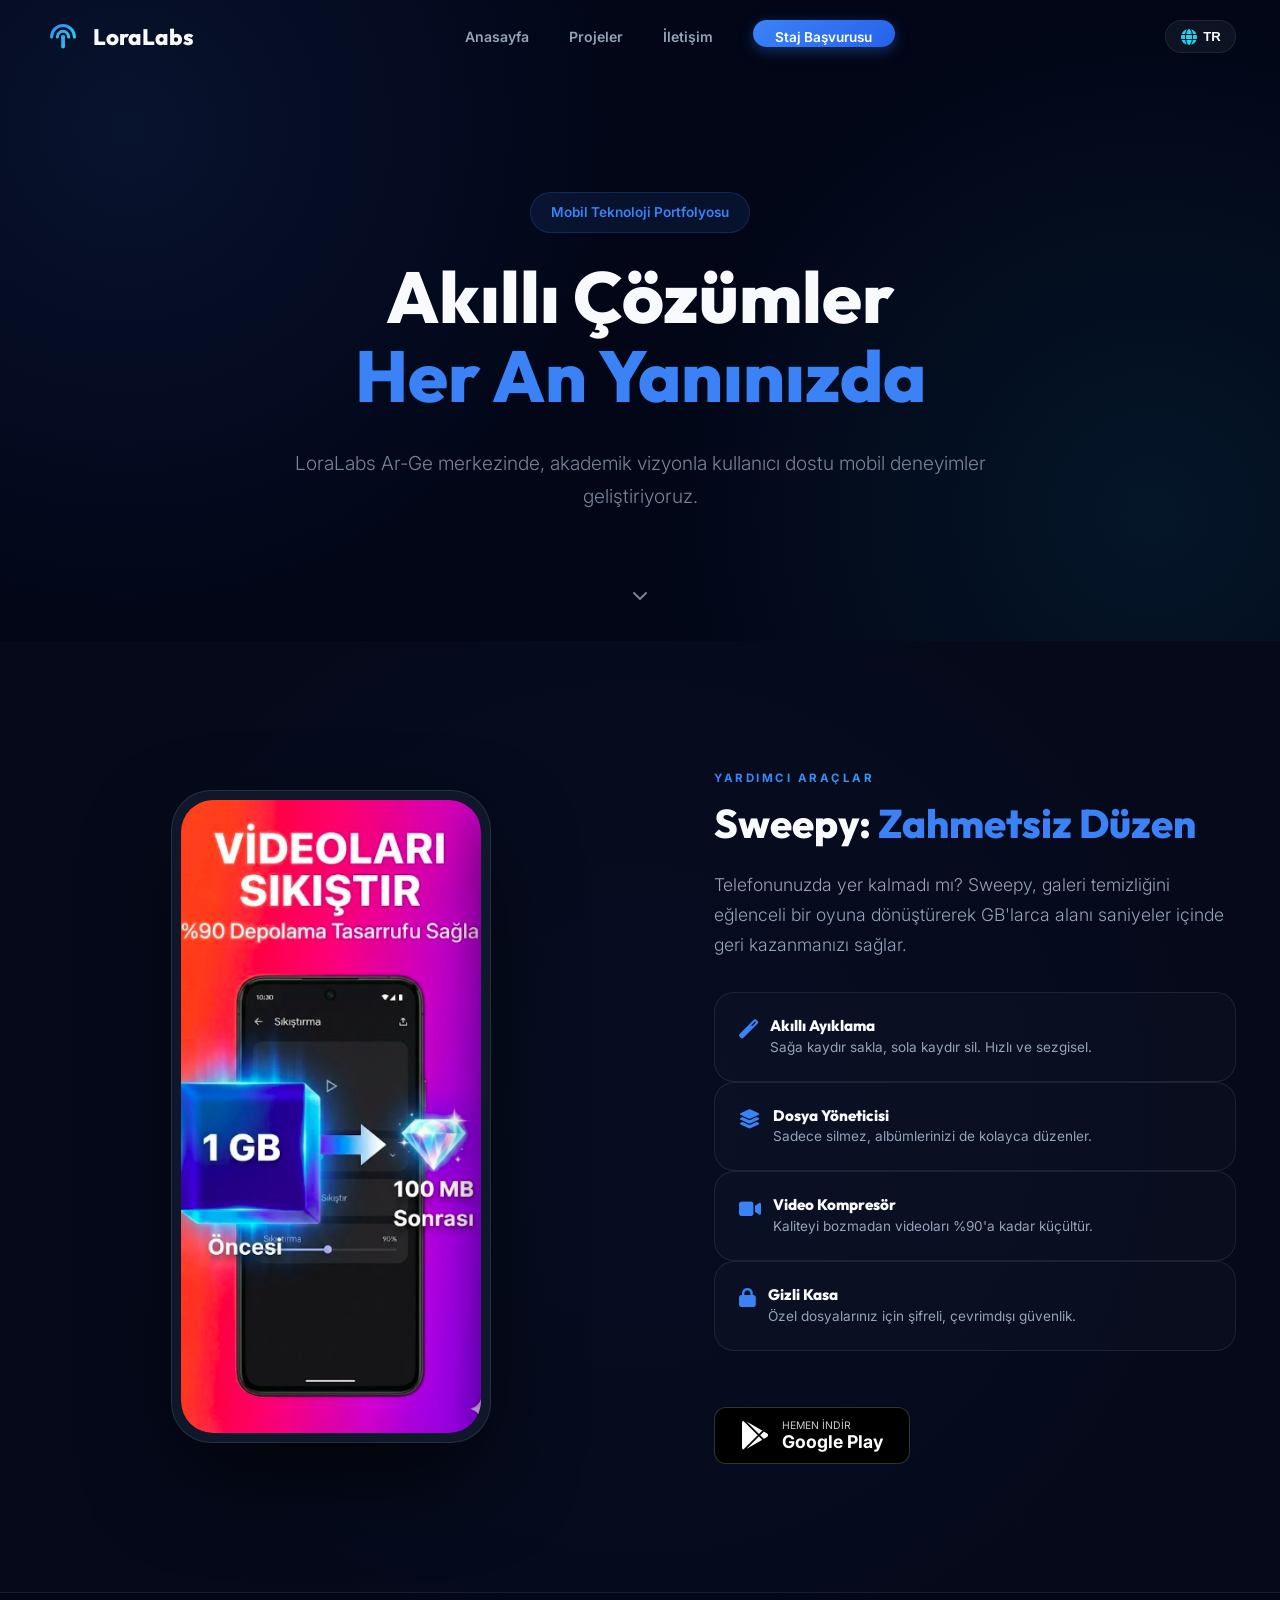
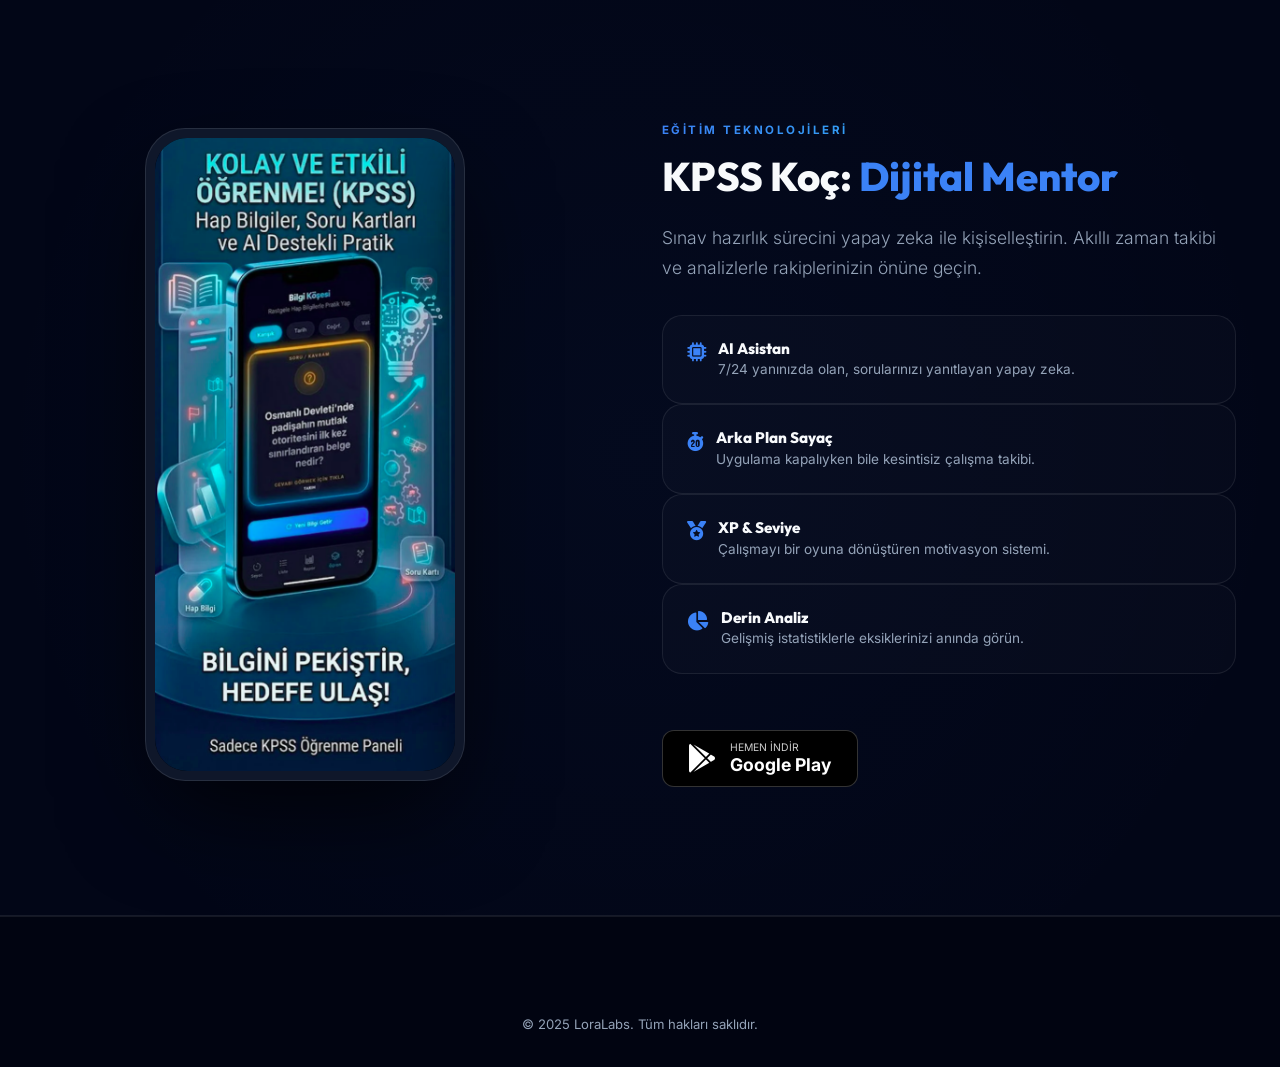
<file: apps.html>
<!DOCTYPE html>
<html lang="tr">
<head>
    <meta charset="UTF-8">
    <meta name="viewport" content="width=device-width, initial-scale=1.0, maximum-scale=1.0">
    <title>Mobil Çözümler | LoraLabs Akademik Teknoloji</title>
    <meta name="description" content="LoraLabs Mobil Uygulama Portfolyosu. Sweepy ve KPSS Koç ile yapay zeka destekli, kullanıcı dostu mobil deneyimler.">
    <link rel="stylesheet" href="https://cdnjs.cloudflare.com/ajax/libs/font-awesome/6.4.0/css/all.min.css">
    <link href="https://fonts.googleapis.com/css2?family=Outfit:wght@400;600;800&family=Inter:wght@300;400;600&display=swap" rel="stylesheet">
    <link rel="stylesheet" href="style.css">
    <style>
        #google_translate_element { position: fixed; top: -500px; left: -500px; width: 1px; height: 1px; overflow: hidden; opacity: 0; pointer-events: none; }
        .goog-te-banner-frame, .skiptranslate > iframe { display:none !important; }
        .goog-te-gadget { opacity: 0; pointer-events: none; height: 0; overflow: hidden; }
        body { top: 0 !important; }
        
        .apps-hero {
            padding-block: 12rem 6rem;
            background: radial-gradient(circle at 10% 20%, rgba(59, 130, 246, 0.1) 0%, transparent 40%),
                        radial-gradient(circle at 90% 80%, rgba(34, 211, 238, 0.08) 0%, transparent 40%);
            text-align: center;
            position: relative;
        }
        
        .hero-badge {
            display: inline-block;
            padding: 0.5rem 1.25rem;
            background: rgba(59, 130, 246, 0.1);
            border: 1px solid rgba(59, 130, 246, 0.2);
            border-radius: 30px;
            color: var(--blue);
            font-size: 0.85rem;
            font-weight: 600;
            margin-bottom: 1.5rem;
        }

        .scroll-indicator {
            position: absolute;
            bottom: 2rem;
            left: 50%;
            transform: translateX(-50%);
            animation: bounce 2s infinite;
            opacity: 0.5;
        }
        @keyframes bounce { 0%, 20%, 50%, 80%, 100% {transform: translate(-50%, 0);} 40% {transform: translate(-50%, -10px);} 60% {transform: translate(-50%, -5px);} }
    </style>
</head>
<body>

<header id="header">
    <div class="nav-inner">
        <a href="index.html" class="logo">
            <img src="logo_lora.svg" alt="LoraLabs Logo">
            <span>LoraLabs</span>
        </a>
        <nav class="nav-menu" id="nav-menu">
            <ul>
                <li><a href="index.html#home">Anasayfa</a></li>
                <li><a href="index.html#projects">Projeler</a></li>
                <li><a href="index.html#contact">İletişim</a></li>
                <li><a href="staj.html" class="nav-cta">Staj Başvurusu</a></li>
            </ul>
        </nav>
        <div class="nav-right-group">
            <div class="lang-wrapper">
                <button class="lang-btn" id="lang-btn">
                    <i class="fas fa-globe"></i>
                    <span class="lang-label" id="lang-current">TR</span>
                </button>
                <div class="lang-dropdown" id="lang-dropdown">
                    <button class="lang-option" data-lang="tr"><span class="flag">🇹🇷</span> Türkçe</button>
                    <button class="lang-option" data-lang="en"><span class="flag">🇬🇧</span> English</button>
                    <button class="lang-option" data-lang="de"><span class="flag">🇩🇪</span> Deutsch</button>
                    <button class="lang-option" data-lang="fr"><span class="flag">🇫🇷</span> Français</button>
                    <button class="lang-option" data-lang="ar"><span class="flag">🇸🇦</span> العربية</button>
                    <button class="lang-option" data-lang="ru"><span class="flag">🇷🇺</span> Русский</button>
                    <button class="lang-option" data-lang="es"><span class="flag">🇪🇸</span> Español</button>
                </div>
            </div>
            <button class="hamburger" id="hamburger"><span></span><span></span><span></span></button>
        </div>
    </div>
</header>

<div id="google_translate_element"></div>

<section class="apps-hero">
    <div class="wrapper">
        <div class="hero-badge reveal">Mobil Teknoloji Portfolyosu</div>
        <h1 class="reveal" style="font-size: clamp(2.5rem, 8vw, 4.5rem); line-height: 1.1;">
            Akıllı Çözümler<br><span class="text-blue">Her An Yanınızda</span>
        </h1>
        <p class="body-text reveal" style="max-width: 750px; margin: 2rem auto; font-size: 1.2rem; opacity: 0.8;">
            LoraLabs Ar-Ge merkezinde, akademik vizyonla kullanıcı dostu mobil deneyimler geliştiriyoruz.
        </p>
        <div class="scroll-indicator"><i class="fas fa-chevron-down"></i></div>
    </div>
</section>

<!-- ============ SWEEPY ============ -->
<section class="app-section">
    <div class="wrapper">
        <div class="app-grid">
            <div class="col-img reveal">
                <div class="app-slider-container">
                    <div class="app-slider-inner">
                        <div class="app-slider" id="slider-sweepy">
                            <div class="app-slide"><img src="sweepy1.png" alt="Sweepy UI 1"></div>
                            <div class="app-slide"><img src="sweepy2.png" alt="Sweepy UI 2"></div>
                            <div class="app-slide"><img src="sweepy3.png" alt="Sweepy UI 3"></div>
                        </div>
                        <div class="slider-dots" id="dots-sweepy">
                            <div class="dot active"></div>
                            <div class="dot"></div>
                            <div class="dot"></div>
                        </div>
                    </div>
                </div>
            </div>
            <div class="col-text reveal">
                <p class="eyebrow">Yardımcı Araçlar</p>
                <h2 style="font-size: 2.5rem; margin-bottom: 1.5rem;">Sweepy: <span class="text-blue">Zahmetsiz Düzen</span></h2>
                <p class="body-text" style="font-size: 1.1rem; margin-bottom: 2rem;">
                    Telefonunuzda yer kalmadı mı? Sweepy, galeri temizliğini eğlenceli bir oyuna dönüştürerek GB'larca alanı saniyeler içinde geri kazanmanızı sağlar.
                </p>
                
                <div class="app-features-list">
                    <div class="app-feature-item">
                        <i class="fas fa-magic"></i>
                        <div><h4>Akıllı Ayıklama</h4><p>Sağa kaydır sakla, sola kaydır sil. Hızlı ve sezgisel.</p></div>
                    </div>
                    <div class="app-feature-item">
                        <i class="fas fa-layer-group"></i>
                        <div><h4>Dosya Yöneticisi</h4><p>Sadece silmez, albümlerinizi de kolayca düzenler.</p></div>
                    </div>
                    <div class="app-feature-item">
                        <i class="fas fa-video"></i>
                        <div><h4>Video Kompresör</h4><p>Kaliteyi bozmadan videoları %90'a kadar küçültür.</p></div>
                    </div>
                    <div class="app-feature-item">
                        <i class="fas fa-lock"></i>
                        <div><h4>Gizli Kasa</h4><p>Özel dosyalarınız için şifreli, çevrimdışı güvenlik.</p></div>
                    </div>
                </div>

                <div style="margin-top: 3.5rem;">
                    <a href="https://play.google.com/store/apps/details?id=com.loraapps.sweepit" target="_blank" class="play-badge">
                        <i class="fab fa-google-play"></i>
                        <div class="badge-text">
                            <span>Hemen İndir</span>
                            <span>Google Play</span>
                        </div>
                    </a>
                </div>
            </div>
        </div>
    </div>
</section>

<!-- ============ KPSS KOC ============ -->
<section class="app-section">
    <div class="wrapper">
        <div class="app-grid">
            <div class="col-img reveal">
                <div class="app-slider-container">
                    <div class="app-slider-inner">
                        <div class="app-slider" id="slider-kpsskoc">
                            <div class="app-slide"><img src="kpsskoc1.png" alt="KPSS Koç UI 1"></div>
                            <div class="app-slide"><img src="kpsskoc2.png" alt="KPSS Koç UI 2"></div>
                            <div class="app-slide"><img src="kpsskoc0.png" alt="KPSS Koç UI 3"></div>
                        </div>
                        <div class="slider-dots" id="dots-kpsskoc">
                            <div class="dot active"></div>
                            <div class="dot"></div>
                            <div class="dot"></div>
                        </div>
                    </div>
                </div>
            </div>
            <div class="col-text reveal">
                <p class="eyebrow">Eğitim Teknolojileri</p>
                <h2 style="font-size: 2.5rem; margin-bottom: 1.5rem;">KPSS Koç: <span class="text-blue">Dijital Mentor</span></h2>
                <p class="body-text" style="font-size: 1.1rem; margin-bottom: 2rem;">
                    Sınav hazırlık sürecini yapay zeka ile kişiselleştirin. Akıllı zaman takibi ve analizlerle rakiplerinizin önüne geçin.
                </p>
                
                <div class="app-features-list">
                    <div class="app-feature-item">
                        <i class="fas fa-microchip"></i>
                        <div><h4>AI Asistan</h4><p>7/24 yanınızda olan, sorularınızı yanıtlayan yapay zeka.</p></div>
                    </div>
                    <div class="app-feature-item">
                        <i class="fas fa-stopwatch-20"></i>
                        <div><h4>Arka Plan Sayaç</h4><p>Uygulama kapalıyken bile kesintisiz çalışma takibi.</p></div>
                    </div>
                    <div class="app-feature-item">
                        <i class="fas fa-medal"></i>
                        <div><h4>XP & Seviye</h4><p>Çalışmayı bir oyuna dönüştüren motivasyon sistemi.</p></div>
                    </div>
                    <div class="app-feature-item">
                        <i class="fas fa-chart-pie"></i>
                        <div><h4>Derin Analiz</h4><p>Gelişmiş istatistiklerle eksiklerinizi anında görün.</p></div>
                    </div>
                </div>

                <div style="margin-top: 3.5rem;">
                    <a href="https://play.google.com/store/apps/details?id=com.loraapps.kpss" target="_blank" class="play-badge">
                        <i class="fab fa-google-play"></i>
                        <div class="badge-text">
                            <span>Hemen İndir</span>
                            <span>Google Play</span>
                        </div>
                    </a>
                </div>
            </div>
        </div>
    </div>
</section>

<footer>
    <div class="wrapper">
        <div class="footer-bottom">
            <p>&copy; 2025 LoraLabs. Tüm hakları saklıdır.</p>
        </div>
    </div>
</footer>

<script src="main.js"></script>
<script>
function googleTranslateElementInit() {
    new google.translate.TranslateElement({ pageLanguage: 'tr', includedLanguages: 'tr,en,de,fr,ar,ru,es', autoDisplay: false }, 'google_translate_element');
}

function setupSlider(sliderId, dotsId) {
    const slider = document.getElementById(sliderId);
    const dotsContainer = document.getElementById(dotsId);
    const dots = dotsContainer.querySelectorAll('.dot');
    let currentIndex = 0;
    let isDragging = false;
    let interval;

    function updateDots(index) { dots.forEach((dot, i) => dot.classList.toggle('active', i === index)); }
    function scrollNext() {
        if (isDragging) return;
        currentIndex = (currentIndex + 1) % dots.length;
        slider.scrollTo({ left: slider.offsetWidth * currentIndex, behavior: 'smooth' });
        updateDots(currentIndex);
    }
    interval = setInterval(scrollNext, 4000);
    slider.addEventListener('scroll', () => {
        const index = Math.round(slider.scrollLeft / slider.offsetWidth);
        if (index !== currentIndex) { currentIndex = index; updateDots(currentIndex); }
    });
    slider.addEventListener('mousedown', () => { isDragging = true; clearInterval(interval); });
    slider.addEventListener('mouseup', () => { isDragging = false; interval = setInterval(scrollNext, 4000); });
}

document.addEventListener('DOMContentLoaded', () => {
    setupSlider('slider-sweepy', 'dots-sweepy');
    setupSlider('slider-kpsskoc', 'dots-kpsskoc');
});

// ROBUST TRANSLATION LOGIC (Synced with index.html)
(function () {
    var LABELS = { tr:'TR', en:'EN', de:'DE', fr:'FR', ar:'AR', ru:'RU', es:'ES' };
    var langBtn  = document.getElementById('lang-btn');
    var dropdown = document.getElementById('lang-dropdown');
    var label    = document.getElementById('lang-current');
    var options  = document.querySelectorAll('.lang-option');
    var KEY      = 'll_lang';
    var saved    = localStorage.getItem(KEY) || 'tr';

    label.textContent = LABELS[saved] || saved.toUpperCase();
    options.forEach(function(o) { o.classList.toggle('active', o.getAttribute('data-lang') === saved); });

    langBtn.addEventListener('click', function(e) { e.stopPropagation(); dropdown.classList.toggle('open'); });
    document.addEventListener('click', function() { dropdown.classList.remove('open'); });

    function applyGT(lang, attempt) {
        attempt = attempt || 0;
        if (lang === 'tr') return;
        var combo = document.querySelector('select.goog-te-combo');
        if (combo) {
            combo.value = lang;
            combo.dispatchEvent(new Event('change', { bubbles: true }));
        } else if (attempt < 30) {
            setTimeout(function() { applyGT(lang, attempt + 1); }, 300);
        }
    }

    if (saved !== 'tr') setTimeout(function() { applyGT(saved, 0); }, 1200);

    options.forEach(function(btn) {
        btn.addEventListener('click', function() {
            var lang = btn.getAttribute('data-lang');
            localStorage.setItem(KEY, lang);
            if (lang === 'tr') location.reload();
            else {
                var combo = document.querySelector('select.goog-te-combo');
                if (combo) applyGT(lang, 0); else location.reload();
            }
        });
    });

    function killBar() {
        var bar = document.querySelector('.goog-te-banner-frame');
        if (bar) bar.style.display = 'none';
        if (document.body.style.top && document.body.style.top !== '0px') document.body.style.top = '0px';
    }
    [400, 800, 1500, 3000].forEach(function(ms) { setTimeout(killBar, ms); });
    new MutationObserver(killBar).observe(document.documentElement, { childList: true, subtree: true, attributes: true, attributeFilter: ['style'] });
})();
</script>
<script src="https://translate.google.com/translate_a/element.js?cb=googleTranslateElementInit"></script>
</body>
</html>
</file>
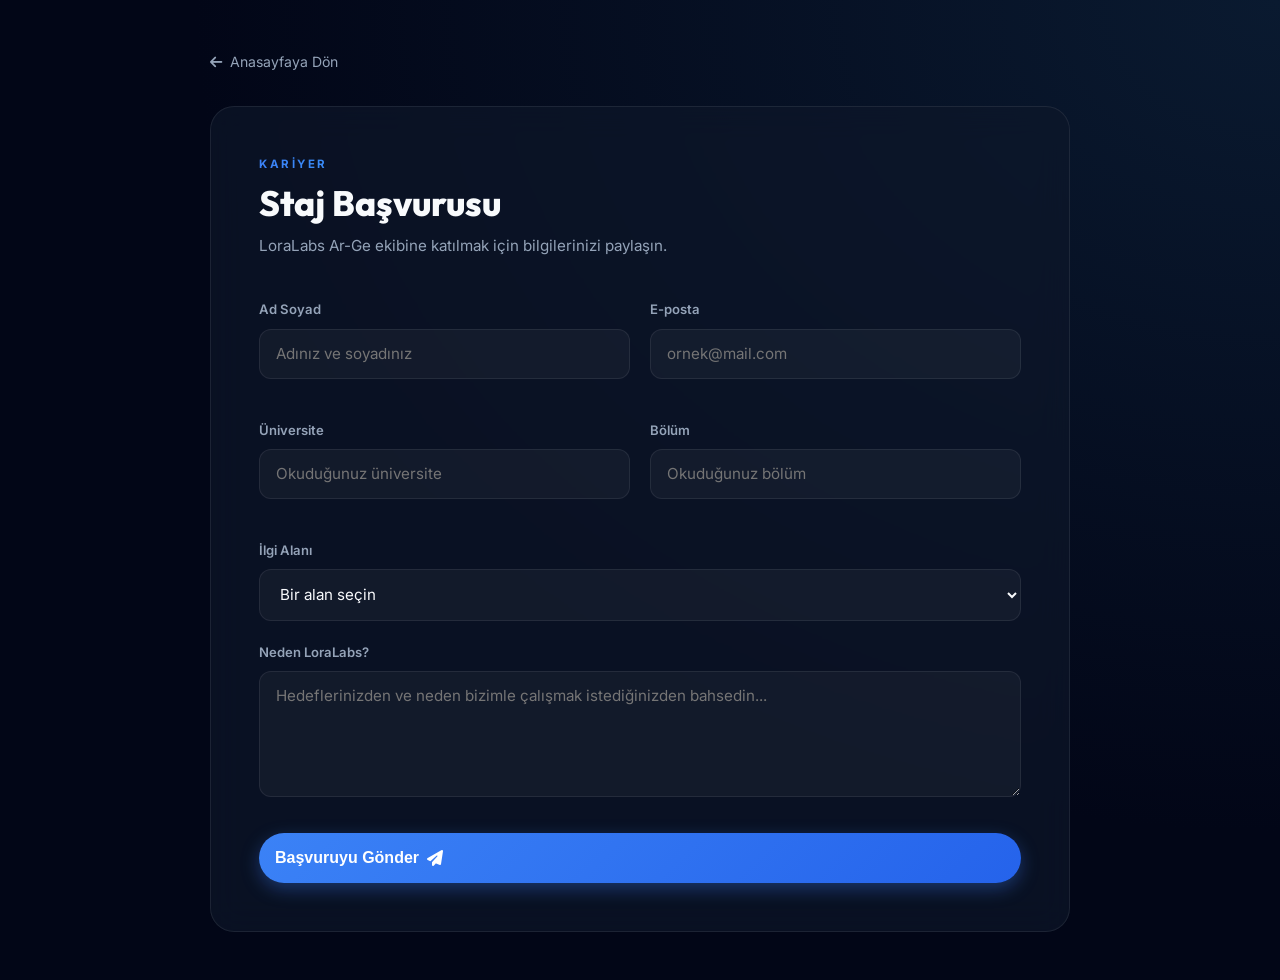
<file: staj.html>
<!DOCTYPE html>
<html lang="tr">
<head>
    <meta charset="UTF-8">
    <meta name="viewport" content="width=device-width, initial-scale=1.0, maximum-scale=1.0">
    <title>Staj Başvurusu | LoraLabs</title>
    <link rel="stylesheet" href="https://cdnjs.cloudflare.com/ajax/libs/font-awesome/6.4.0/css/all.min.css">
    <link href="https://fonts.googleapis.com/css2?family=Outfit:wght@400;600;800&family=Inter:wght@300;400;600&display=swap" rel="stylesheet">
    <link rel="stylesheet" href="style.css">
    <style>
        body {
            min-height: 100vh;
            display: flex;
            align-items: center;
            justify-content: center;
            padding: 3rem 1rem;
            background: radial-gradient(ellipse at top right, #0a1a30 0%, var(--navy) 60%);
        }
        .staj-wrap {
            width: 100%;
            max-width: 860px;
        }
        .back-link {
            display: inline-flex;
            align-items: center;
            gap: 0.5rem;
            color: var(--slate);
            font-size: 0.88rem;
            margin-bottom: 2rem;
            transition: color 0.25s;
        }
        .back-link:hover { color: var(--blue); }
        .form-card {
            background: var(--glass);
            border: 1px solid var(--border);
            border-radius: 24px;
            padding: 3rem;
            backdrop-filter: blur(16px);
        }
        .form-card .eyebrow { margin-bottom: 0.5rem; }
        .form-card h1 {
            font-size: clamp(1.6rem, 5vw, 2.2rem);
            margin-bottom: 0.6rem;
        }
        .form-card > p {
            color: var(--slate);
            margin-bottom: 2.5rem;
            font-size: 0.95rem;
        }
        .form-row {
            display: grid;
            grid-template-columns: 1fr 1fr;
            gap: 1.25rem;
            margin-bottom: 1.25rem;
        }
        .form-group { margin-bottom: 1.25rem; }
        .form-group label {
            display: block;
            font-size: 0.82rem;
            font-weight: 600;
            color: var(--slate);
            margin-bottom: 0.5rem;
        }
        .form-group input,
        .form-group select,
        .form-group textarea {
            width: 100%;
            padding: 0.9rem 1rem;
            background: rgba(255,255,255,0.04);
            border: 1.5px solid var(--border);
            border-radius: 12px;
            color: var(--white);
            font-size: 0.95rem;
            font-family: 'Inter', sans-serif;
            transition: border-color 0.25s, box-shadow 0.25s;
        }
        .form-group select option { background: #0f172a; }
        .form-group input:focus,
        .form-group select:focus,
        .form-group textarea:focus {
            outline: none;
            border-color: var(--blue);
            box-shadow: 0 0 0 3px rgba(59,130,246,0.25);
        }
        .submit-btn {
            width: 100%;
            padding: 1rem;
            font-size: 1rem;
            margin-top: 0.5rem;
        }
        @media (max-width: 600px) {
            .form-card { padding: 2rem 1.4rem; }
            .form-row { grid-template-columns: 1fr; gap: 0; }
        }
    </style>
</head>
<body>
    <div class="staj-wrap">
        <a href="index.html" class="back-link">
            <i class="fas fa-arrow-left"></i> Anasayfaya Dön
        </a>
        <div class="form-card">
            <span class="eyebrow">Kariyer</span>
            <h1>Staj Başvurusu</h1>
            <p>LoraLabs Ar-Ge ekibine katılmak için bilgilerinizi paylaşın.</p>
            <form>
                <div class="form-row">
                    <div class="form-group">
                        <label>Ad Soyad</label>
                        <input type="text" placeholder="Adınız ve soyadınız" required>
                    </div>
                    <div class="form-group">
                        <label>E-posta</label>
                        <input type="email" placeholder="ornek@mail.com" required>
                    </div>
                </div>
                <div class="form-row">
                    <div class="form-group">
                        <label>Üniversite</label>
                        <input type="text" placeholder="Okuduğunuz üniversite" required>
                    </div>
                    <div class="form-group">
                        <label>Bölüm</label>
                        <input type="text" placeholder="Okuduğunuz bölüm" required>
                    </div>
                </div>
                <div class="form-group">
                    <label>İlgi Alanı</label>
                    <select required>
                        <option value="" disabled selected>Bir alan seçin</option>
                        <option>Yapay Zeka &amp; Derin Öğrenme</option>
                        <option>IoT &amp; LoRaWAN Sistemleri</option>
                        <option>Tıbbi Bilişim &amp; Görüntü İşleme</option>
                        <option>Gömülü Sistemler &amp; Robotik</option>
                        <option>Mobil / Web Geliştirme</option>
                    </select>
                </div>
                <div class="form-group">
                    <label>Neden LoraLabs?</label>
                    <textarea rows="5" placeholder="Hedeflerinizden ve neden bizimle çalışmak istediğinizden bahsedin..." required></textarea>
                </div>
                <button type="submit" class="btn btn-primary submit-btn">
                    Başvuruyu Gönder <i class="fas fa-paper-plane"></i>
                </button>
            </form>
        </div>
    </div>
    <script src="main.js"></script>
</body>
</html>
</file>
<file: style.css>
/* =============================================
   LoraLabs — Professional Design System
   Mobile-first, zero-overflow guarantee
   ============================================= */

/* ---------- VARIABLES ---------- */
:root {
    --blue:        #3b82f6;
    --blue-dark:   #2563eb;
    --cyan:        #22d3ee;
    --navy:        #020617;
    --navy-mid:    #0f172a;
    --navy-light:  #1e293b;
    --slate:       #94a3b8;
    --white:       #f8fafc;
    --glass:       rgba(15,23,42,0.65);
    --border:      rgba(255,255,255,0.08);
    --glow:        rgba(59,130,246,0.35);
    --ease:        cubic-bezier(0.4,0,0.2,1);
}

/* ---------- RESET ---------- */
*, *::before, *::after {
    box-sizing: border-box;
    margin: 0;
    padding: 0;
}

html {
    font-size: 16px;
    scroll-behavior: smooth;
    /* CRITICAL: lock horizontal scroll at root */
    overflow-x: clip;
}

body {
    font-family: 'Inter', sans-serif;
    background: var(--navy);
    color: var(--white);
    line-height: 1.7;
    /* CRITICAL: prevent any child from causing horizontal scroll */
    overflow-x: clip;
    max-width: 100%;
}

body.no-scroll {
    overflow: hidden;
    position: fixed;  /* iOS fix: prevents background from scrolling through */
    width: 100%;
    top: 0;
    left: 0;
}

img {
    display: block;
    max-width: 100%;
    height: auto;
}

a {
    text-decoration: none;
    color: inherit;
}

ul { list-style: none; }

h1, h2, h3, h4 {
    font-family: 'Outfit', sans-serif;
    font-weight: 800;
    line-height: 1.15;
}

/* ---------- LAYOUT CONTAINERS ---------- */
.wrapper {
    width: 100%;
    max-width: 1240px;
    margin-inline: auto;
    padding-inline: 1.5rem;
}

/* ---------- BUTTONS ---------- */
.btn {
    display: inline-flex;
    align-items: center;
    gap: 0.5rem;
    padding: 0.85rem 1.8rem;
    border-radius: 50px;
    font-weight: 700;
    font-size: 0.9rem;
    cursor: pointer;
    border: none;
    transition: all 0.3s var(--ease);
    white-space: nowrap;
}

.btn-primary {
    background: linear-gradient(135deg, var(--blue), var(--blue-dark));
    color: #fff;
    box-shadow: 0 6px 18px var(--glow);
}
.btn-primary:hover {
    transform: translateY(-3px);
    box-shadow: 0 10px 28px var(--glow);
}

.btn-ghost {
    background: transparent;
    border: 1.5px solid var(--border);
    color: var(--white);
}
.btn-ghost:hover {
    border-color: var(--blue);
    background: rgba(59,130,246,0.08);
    transform: translateY(-3px);
}

.btn-sm {
    padding: 0.55rem 1.2rem;
    font-size: 0.82rem;
}

/* ---------- EYEBROW / TAGS ---------- */
.eyebrow {
    font-size: 0.72rem;
    font-weight: 700;
    letter-spacing: 2.5px;
    text-transform: uppercase;
    background: linear-gradient(90deg, var(--blue), var(--cyan));
    -webkit-background-clip: text;
    -webkit-text-fill-color: transparent;
    background-clip: text;
    margin-bottom: 0.75rem;
    display: block;
}

.text-blue { color: var(--blue); }

/* ---------- HEADER ---------- */
header {
    position: fixed;
    top: 0;
    left: 0;
    right: 0;
    z-index: 100;  /* Lower than menu so menu overlaps header */
    padding: 1.1rem 0;
    transition: background 0.4s var(--ease), padding 0.4s var(--ease);
}

header.sticky {
    background: rgba(2,6,23,0.9);
    backdrop-filter: blur(20px);
    padding: 0.7rem 0;
    padding-top: calc(0.7rem + env(safe-area-inset-top, 0px));
    border-bottom: 1px solid var(--border);
}

.nav-inner {
    width: 100%;
    max-width: 1240px;
    margin-inline: auto;
    padding-inline: 1.5rem;
    display: flex;
    align-items: center;
    justify-content: space-between;
}

/* Logo */
.logo {
    display: flex;
    align-items: center;
    gap: 0.7rem;
    font-family: 'Outfit', sans-serif;
    font-weight: 800;
    font-size: 1.4rem;
    flex-shrink: 0;
    z-index: 10001; /* Above menu overlay */
    position: relative;
}
.logo img {
    height: 38px;
    width: auto;
}

/* Desktop nav */
.nav-right-group {
    display: flex;
    align-items: center;
    gap: 1rem;
}

/* Language Switcher */
.lang-btn {
    display: flex;
    align-items: center;
    gap: 0.4rem;
    background: rgba(255,255,255,0.05);
    border: 1.5px solid var(--border);
    border-radius: 50px;
    padding: 0.45rem 0.9rem;
    font-size: 0.82rem;
    font-weight: 600;
    color: var(--white);
    cursor: pointer;
    transition: all 0.25s var(--ease);
    white-space: nowrap;
    position: relative;
    z-index: 200;
}
.lang-btn:hover {
    border-color: var(--blue);
    background: rgba(59,130,246,0.1);
}
.lang-btn i { font-size: 1rem; color: var(--cyan); }

.lang-dropdown {
    position: absolute;
    top: calc(100% + 10px);
    right: 0;
    background: var(--navy-mid);
    border: 1px solid var(--border);
    border-radius: 16px;
    padding: 0.6rem;
    min-width: 180px;
    box-shadow: 0 16px 40px rgba(0,0,0,0.5);
    z-index: 9999;
    display: none;
    flex-direction: column;
    gap: 0.2rem;
    backdrop-filter: blur(12px);
}
.lang-dropdown.open { display: flex; }

.lang-option {
    display: flex;
    align-items: center;
    gap: 0.7rem;
    padding: 0.65rem 0.9rem;
    border-radius: 10px;
    font-size: 0.88rem;
    font-weight: 500;
    color: var(--slate);
    cursor: pointer;
    transition: all 0.2s;
    border: none;
    background: none;
    text-align: left;
    width: 100%;
}
.lang-option:hover { background: rgba(59,130,246,0.1); color: var(--white); }
.lang-option.active { color: var(--blue); font-weight: 700; }
.lang-option .flag { font-size: 1.2rem; }

.lang-wrapper {
    position: relative;
}
.nav-menu ul {
    display: flex;
    align-items: center;
    gap: 2.5rem;
}
.nav-menu a {
    font-size: 0.88rem;
    font-weight: 600;
    color: var(--slate);
    transition: color 0.25s;
    position: relative;
    padding-bottom: 2px;
}
.nav-menu a::after {
    content: '';
    position: absolute;
    bottom: -2px;
    left: 0;
    width: 0;
    height: 2px;
    background: linear-gradient(90deg, var(--blue), var(--cyan));
    transition: width 0.3s var(--ease);
}
.nav-menu a:hover,
.nav-menu a.active { color: var(--white); }
.nav-menu a:hover::after,
.nav-menu a.active::after { width: 100%; }

.nav-cta {
    background: linear-gradient(135deg, var(--blue), var(--blue-dark)) !important;
    color: #fff !important;
    padding: 0.55rem 1.4rem;
    border-radius: 50px;
    font-size: 0.85rem !important;
    box-shadow: 0 4px 14px var(--glow);
}
.nav-cta::after { display: none !important; }
.nav-cta:hover {
    transform: translateY(-2px);
    box-shadow: 0 8px 22px var(--glow);
}

/* Hamburger button */
.hamburger {
    display: none;
    flex-direction: column;
    justify-content: center;
    align-items: center;
    gap: 5px;
    width: 42px;
    height: 42px;
    border: 1.5px solid var(--border);
    border-radius: 10px;
    background: rgba(255,255,255,0.04);
    cursor: pointer;
    z-index: 10001; /* Always on top, even above menu */
    position: relative;
    flex-shrink: 0;
}
.hamburger span {
    display: block;
    width: 20px;
    height: 2px;
    background: var(--white);
    border-radius: 2px;
    transition: all 0.35s var(--ease);
    transform-origin: center;
}
.hamburger.open span:nth-child(1) { transform: translateY(7px) rotate(45deg); }
.hamburger.open span:nth-child(2) { opacity: 0; transform: scaleX(0); }
.hamburger.open span:nth-child(3) { transform: translateY(-7px) rotate(-45deg); }

/* ---------- HERO ---------- */
.hero {
    position: relative;
    z-index: 1;        /* Keep hero BELOW the nav overlay */
    min-height: 100svh;
    display: flex;
    align-items: center;
    padding-top: 90px;
    padding-bottom: 4rem;
    background: url('hero_bg.png') center center / cover no-repeat;
}

.hero-overlay {
    position: absolute;
    inset: 0;
    background: linear-gradient(105deg,
        rgba(2,6,23,0.93) 0%,
        rgba(2,6,23,0.70) 55%,
        rgba(2,6,23,0.45) 100%);
    pointer-events: none;
}

.hero-content {
    position: relative;
    z-index: 2;
    max-width: 720px;
}

.hero-content h1 {
    font-size: clamp(2rem, 6vw, 4.5rem);
    margin-bottom: 1.25rem;
    background: linear-gradient(100deg, #fff 30%, var(--blue) 65%, var(--cyan) 100%);
    -webkit-background-clip: text;
    -webkit-text-fill-color: transparent;
    background-clip: text;
    /* CRITICAL: prevent overflow on small screens */
    overflow-wrap: break-word;
    word-break: break-word;
}

.hero-desc {
    font-size: clamp(0.95rem, 2.2vw, 1.2rem);
    color: var(--slate);
    margin-bottom: 2.5rem;
    font-weight: 300;
    max-width: 580px;
}

.hero-actions {
    display: flex;
    flex-wrap: wrap;
    gap: 0.9rem;
}

/* ---------- SECTION UTILITIES ---------- */
.section-pad {
    padding-block: 6rem;
}
.section-dark {
    background: var(--navy-mid);
}
.section-header {
    text-align: center;
    margin-bottom: 3.5rem;
}
.section-header h2 {
    font-size: clamp(1.8rem, 4vw, 2.8rem);
    margin-top: 0.5rem;
}

/* ---------- TWO-COL LAYOUT ---------- */
.two-col {
    display: grid;
    grid-template-columns: 1fr 1fr;
    gap: 4rem;
    align-items: center;
}

.col-text h2 {
    font-size: clamp(1.8rem, 4vw, 2.8rem);
    margin-bottom: 1.25rem;
    margin-top: 0.5rem;
}

.body-text {
    color: var(--slate);
    margin-bottom: 2.5rem;
    font-weight: 300;
}

.col-img img {
    width: 100%;
    border-radius: 28px;
    box-shadow: 0 20px 50px rgba(0,0,0,0.55);
}

/* Features grid inside About */
.features-grid {
    display: grid;
    grid-template-columns: 1fr 1fr;
    gap: 1.75rem;
}

.feat i {
    font-size: 1.6rem;
    margin-bottom: 0.6rem;
    background: linear-gradient(135deg, var(--blue), var(--cyan));
    -webkit-background-clip: text;
    -webkit-text-fill-color: transparent;
    background-clip: text;
}
.feat h3 { font-size: 1rem; margin-bottom: 0.4rem; }
.feat p { font-size: 0.85rem; color: var(--slate); }

/* ---------- PROJECT CARDS ---------- */
.cards-grid {
    display: grid;
    grid-template-columns: repeat(3, 1fr);
    gap: 1.75rem;
}

.card {
    background: var(--glass);
    border: 1px solid var(--border);
    border-radius: 20px;
    overflow: hidden;
    transition: transform 0.35s var(--ease), border-color 0.35s var(--ease);
    backdrop-filter: blur(10px);
}
.card:hover {
    transform: translateY(-8px);
    border-color: var(--blue);
}

.card-img {
    height: 200px;
    overflow: hidden;
}
.card-img img {
    width: 100%;
    height: 100%;
    object-fit: cover;
    transition: transform 0.6s var(--ease);
}
.card:hover .card-img img { transform: scale(1.08); }

.card-body {
    padding: 1.4rem;
}

.badge {
    display: inline-block;
    font-size: 0.72rem;
    font-weight: 700;
    padding: 0.3rem 0.9rem;
    border-radius: 20px;
    background: rgba(59,130,246,0.12);
    color: var(--blue);
    border: 1px solid rgba(59,130,246,0.2);
    margin-bottom: 0.85rem;
}

.card-body h3 {
    font-size: 1.1rem;
    margin-bottom: 0.65rem;
}

.card-body > p {
    font-size: 0.88rem;
    color: var(--slate);
    margin-bottom: 1.25rem;
}

/* ---------- APP SHOWCASE SECTIONS ---------- */
.app-section {
    padding-block: 8rem;
    position: relative;
    overflow: hidden;
    border-bottom: 1px solid var(--border);
}

.app-section::before {
    content: '';
    position: absolute;
    top: 50%;
    left: 50%;
    width: 120%;
    height: 120%;
    background: radial-gradient(circle, rgba(59, 130, 246, 0.03) 0%, transparent 70%);
    transform: translate(-50%, -50%);
    pointer-events: none;
}

.app-section:nth-child(even) {
    background: rgba(255,255,255,0.01);
}

.app-grid {
    display: grid;
    grid-template-columns: 1fr 1.1fr;
    gap: 6rem;
    align-items: center;
}

.app-section:nth-child(even) .app-grid {
    grid-template-columns: 1.1fr 1fr;
}

/* Compact Slider Styling - Production Grade */
.app-slider-container {
    position: relative;
    width: 100%;
    max-width: 320px;
    margin: 0 auto;
    border-radius: 40px;
    padding: 10px;
    background: #0f172a;
    box-shadow: 0 40px 100px -20px rgba(0,0,0,0.8), 
                inset 0 0 0 1px rgba(255,255,255,0.1);
}

.app-slider-inner {
    position: relative;
    border-radius: 32px;
    overflow: hidden;
    aspect-ratio: 9 / 19;
    background: #000;
}

.app-slider {
    display: flex;
    width: 100%;
    height: 100%;
    overflow-x: auto;
    scroll-snap-type: x mandatory;
    scrollbar-width: none;
    cursor: grab;
}
.app-slider:active { cursor: grabbing; }
.app-slider::-webkit-scrollbar { display: none; }

.app-slide {
    flex: 0 0 100%;
    width: 100%;
    height: 100%;
    scroll-snap-align: start;
}

.app-slide img {
    width: 100%;
    height: 100%;
    object-fit: cover;
}

/* Google Play Badge Button */
.play-badge {
    display: inline-flex;
    align-items: center;
    gap: 0.8rem;
    background: #000;
    color: #fff;
    padding: 0.8rem 1.6rem;
    border-radius: 12px;
    border: 1px solid rgba(255,255,255,0.2);
    transition: all 0.3s var(--ease);
    text-decoration: none;
}

.play-badge:hover {
    background: #111;
    border-color: var(--blue);
    transform: translateY(-3px);
    box-shadow: 0 10px 20px rgba(0,0,0,0.3);
}

.play-badge i { font-size: 1.8rem; }
.play-badge .badge-text { display: flex; flex-direction: column; line-height: 1; }
.play-badge .badge-text span:first-child { font-size: 0.65rem; text-transform: uppercase; margin-bottom: 2px; opacity: 0.8; }
.play-badge .badge-text span:last-child { font-size: 1.1rem; font-weight: 700; }

.app-feature-item {
    background: rgba(255,255,255,0.02);
    padding: 1.5rem;
    border-radius: 20px;
    border: 1px solid var(--border);
    transition: all 0.3s var(--ease);
}
.app-feature-item:hover {
    background: rgba(255,255,255,0.04);
    border-color: rgba(59,130,246,0.3);
    transform: translateY(-5px);
}

/* ---------- CONTACT ---------- */

.app-feature-item {
    display: flex;
    gap: 0.75rem;
}

.app-feature-item i {
    font-size: 1.2rem;
    color: var(--blue);
    margin-top: 0.2rem;
}

.app-feature-item h4 {
    font-size: 0.95rem;
    margin-bottom: 0.2rem;
    color: var(--white);
}

.app-feature-item p {
    font-size: 0.85rem;
    color: var(--slate);
    line-height: 1.4;
}

/* ---------- CONTACT ---------- */
.contact-layout {
    gap: 3.5rem;
    align-items: start;
}

.contact-list {
    display: flex;
    flex-direction: column;
    gap: 1.5rem;
    margin-top: 2rem;
    background: var(--glass);
    border: 1px solid var(--border);
    border-radius: 20px;
    padding: 2rem;
    backdrop-filter: blur(10px);
}

.contact-row {
    display: flex;
    align-items: flex-start;
    gap: 1.25rem;
}

.contact-icon {
    width: 48px;
    height: 48px;
    flex-shrink: 0;
    display: flex;
    align-items: center;
    justify-content: center;
    border-radius: 14px;
    background: rgba(59,130,246,0.1);
    border: 1px solid var(--border);
    font-size: 1.2rem;
    color: var(--blue);
}

.contact-row strong {
    display: block;
    font-size: 0.88rem;
    margin-bottom: 0.2rem;
}
.contact-row p,
.contact-row a {
    font-size: 0.9rem;
    color: var(--slate);
}
.contact-row a:hover { color: var(--blue); }

.map-box {
    border-radius: 20px;
    overflow: hidden;
    border: 1px solid var(--border);
    height: 100%;
    min-height: 420px;
    box-shadow: 0 16px 40px rgba(0,0,0,0.3);
}
.map-box iframe {
    width: 100%;
    height: 100%;
    min-height: 420px;
    border: none;
    display: block;
}

/* ---------- FOOTER ---------- */
footer {
    background: #010411;
    border-top: 1px solid var(--border);
    padding-block: 4rem 2rem;
    overflow: hidden; /* Fixes mobile width issue */
}

.footer-inner {
    display: grid;
    grid-template-columns: 2fr 1fr 1fr;
    gap: 3rem;
    padding-bottom: 3rem;
    border-bottom: 1px solid var(--border);
}

.footer-brand p {
    color: var(--slate);
    font-size: 0.9rem;
    margin-top: 1.25rem;
    max-width: 380px;
    word-break: break-word; /* Prevents overflow */
}

.socials {
    display: flex;
    gap: 0.75rem;
    margin-top: 1.75rem;
}
.socials a {
    width: 40px;
    height: 40px;
    display: flex;
    align-items: center;
    justify-content: center;
    border-radius: 10px;
    background: rgba(255,255,255,0.04);
    border: 1px solid var(--border);
    transition: all 0.3s var(--ease);
}
.socials a:hover {
    background: var(--blue);
    border-color: var(--blue);
    transform: translateY(-3px);
}

.footer-col h4 {
    font-size: 1rem;
    margin-bottom: 1.5rem;
    color: var(--white);
}
.footer-col ul { display: flex; flex-direction: column; gap: 1rem; }
.footer-col a {
    font-size: 0.88rem;
    color: var(--slate);
    transition: color 0.25s, padding-left 0.25s;
    word-break: break-word; /* Prevents long URLs from overflowing */
}
.footer-col a:hover { color: var(--blue); padding-left: 5px; }

.footer-bottom {
    padding-top: 2rem;
    text-align: center;
    font-size: 0.82rem;
    color: var(--slate);
}

/* ---------- REVEAL ANIMATION ---------- */
.reveal {
    opacity: 0;
    transform: translateY(28px);
    transition: opacity 0.7s var(--ease), transform 0.7s var(--ease);
}
.reveal.visible {
    opacity: 1;
    transform: translateY(0);
}

/* =============================================
   RESPONSIVE — pure mobile-first breakpoints
   ============================================= */

/* ---- tablet (≤ 1024px) ---- */
@media (max-width: 1024px) {
    .cards-grid {
        grid-template-columns: 1fr 1fr;
    }
    .two-col {
        grid-template-columns: 1fr;
        gap: 2.5rem;
    }
    .footer-inner {
        grid-template-columns: 1fr 1fr;
    }
    .footer-brand { grid-column: 1 / -1; }
}

/* ---- mobile (≤ 768px) ---- */
@media (max-width: 768px) {

    /* Fix global overflow — strongest possible rules */
    html { overflow-x: clip !important; }
    body { overflow-x: clip !important; max-width: 100vw !important; }
    .wrapper { padding-inline: 1.1rem; }

    /* --- Nav overlay --- */
    .nav-menu {
        position: fixed;
        inset: 0;
        z-index: 10000;
        background: #020617;
        display: flex;
        align-items: center;
        justify-content: center;
        opacity: 0;
        pointer-events: none;
        transition: opacity 0.3s ease;
    }
    .nav-menu.open {
        opacity: 1;
        pointer-events: auto;
    }
    .nav-menu ul {
        flex-direction: column;
        align-items: center;
        gap: 1.5rem;
    }
    .nav-menu a { font-size: 1.4rem; color: var(--white); }
    .hamburger { display: flex; }
    .nav-cta { font-size: 1rem !important; }

    /* --- App Showcase --- */
    .app-section { padding-block: 3.5rem; }
    .app-grid {
        grid-template-columns: 1fr !important;
        gap: 2.5rem;
    }
    .app-section:nth-child(even) .col-img { order: -1; }
    
    .app-slider-container {
        max-width: 240px;
        border-width: 4px;
    }

    .app-features-list {
        grid-template-columns: 1fr;
        gap: 2rem;
    }

    /* Map full height on mobile */
    .map-box,
    .map-box iframe { min-height: 300px; }

    /* Contact stacks */
    .contact-layout { grid-template-columns: 1fr; gap: 2rem; }
    .contact-list { padding: 1.4rem; }

    /* lang button text hide on very small */
    .lang-label { display: none; }
    .lang-btn { padding: 0.45rem 0.65rem; }

    /* --- Hero --- */
    .hero {
        padding-top: 80px;
        text-align: center;
    }
    .hero-content { max-width: 100%; }
    .hero-content h1 { font-size: clamp(1.8rem, 8.5vw, 2.5rem); }
    .hero-desc { max-width: 100%; font-size: 0.95rem; }
    .hero-actions {
        justify-content: center;
        flex-direction: column;
        align-items: center;
    }
    .hero-actions .btn { width: 100%; max-width: 320px; justify-content: center; }

    /* --- Sections --- */
    .section-pad { padding-block: 4rem; }

    /* --- Features --- */
    .features-grid { grid-template-columns: 1fr; gap: 1.5rem; }

    /* --- Cards --- */
    .cards-grid { grid-template-columns: 1fr; }

    /* --- Contact --- */
    .contact-layout { grid-template-columns: 1fr; gap: 2rem; }
    .contact-list { padding: 1.4rem; }
    .map-box { min-height: 280px; }
    .map-box iframe { min-height: 280px; }

    /* --- Footer --- */
    .footer-inner {
        grid-template-columns: 1fr;
        gap: 2rem;
        text-align: center;
    }
    .footer-brand { grid-column: auto; }
    .footer-brand p { margin-inline: auto; }
    .socials { justify-content: center; }
    .footer-col a:hover { padding-left: 0; }
}

/* ---- small mobile (≤ 420px) ---- */
@media (max-width: 420px) {
    .wrapper { padding-inline: 1rem; }
    .logo img { height: 32px; }
    .logo span { font-size: 1.2rem; }
    .hero-content h1 { font-size: 1.75rem; }
    .card-img { height: 170px; }
    .contact-list { padding: 1.1rem; }
    .contact-row { flex-direction: column; gap: 0.75rem; }
}
</file>
